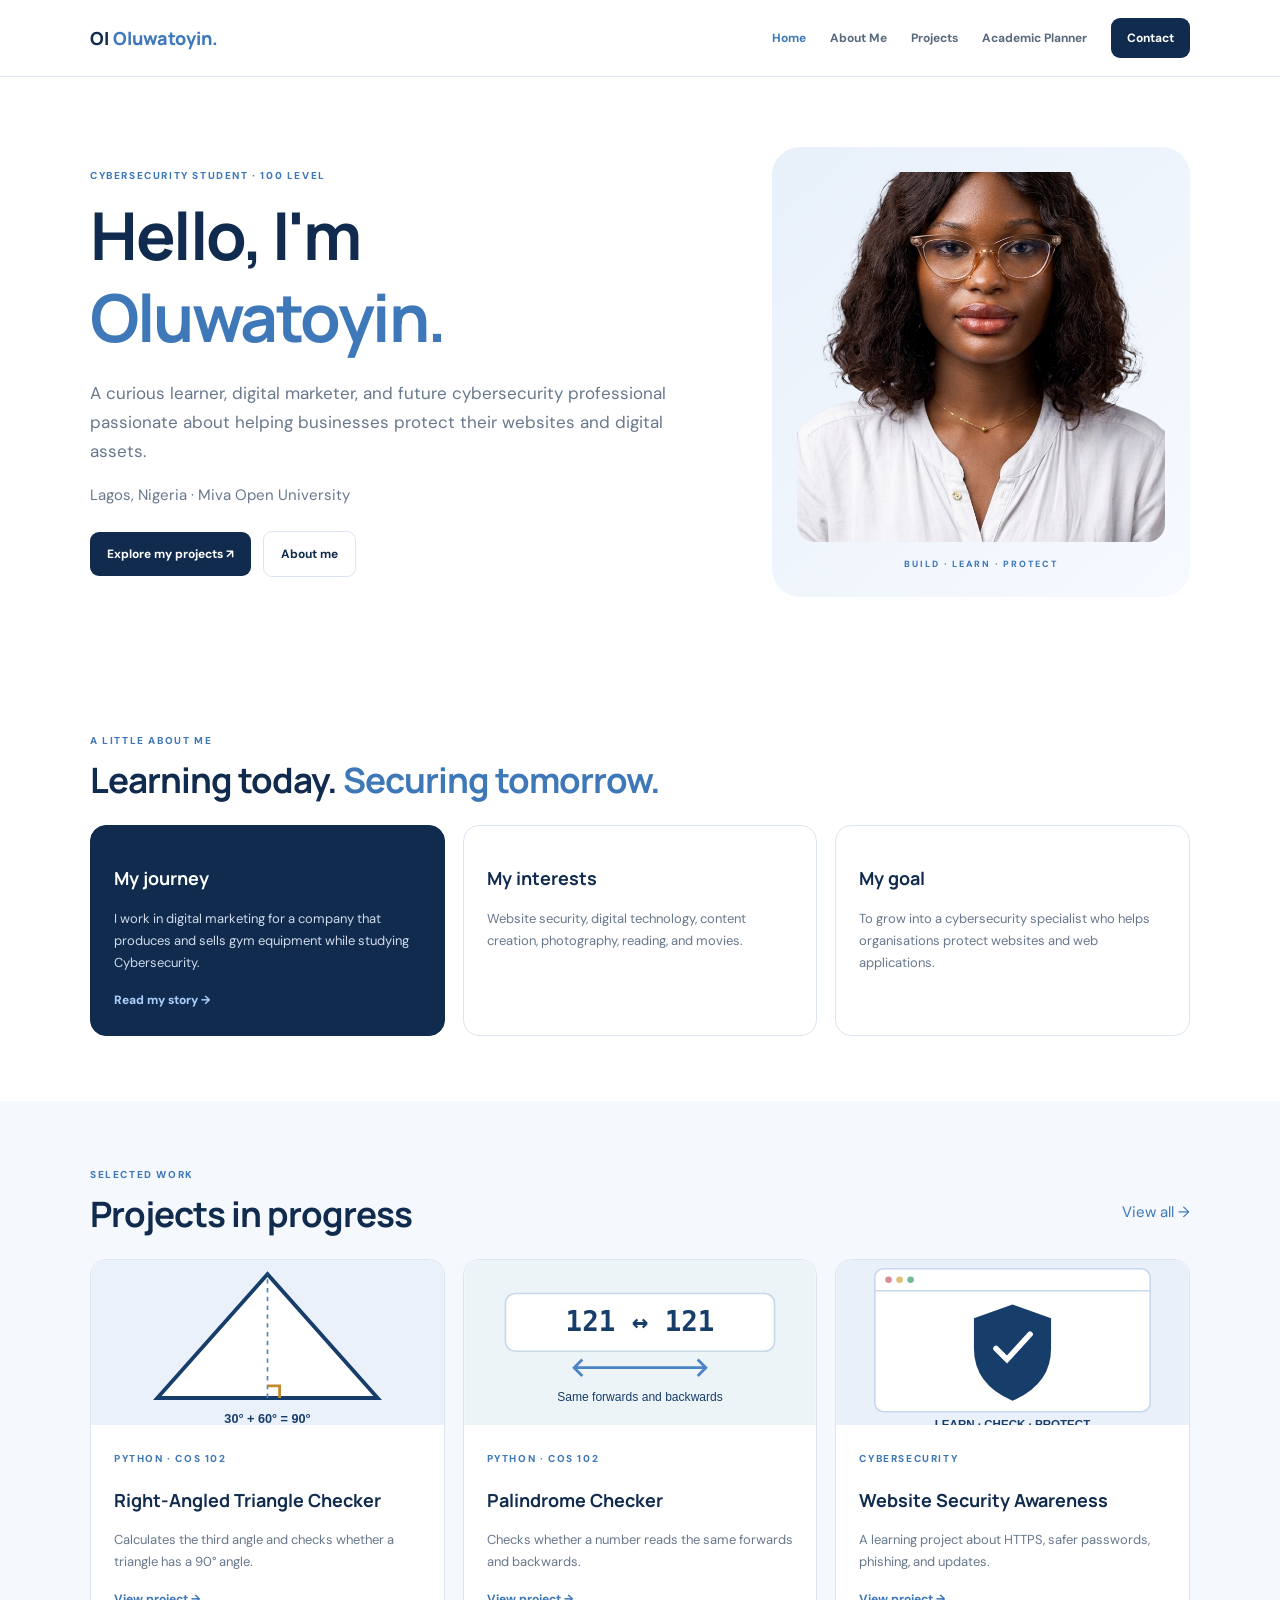
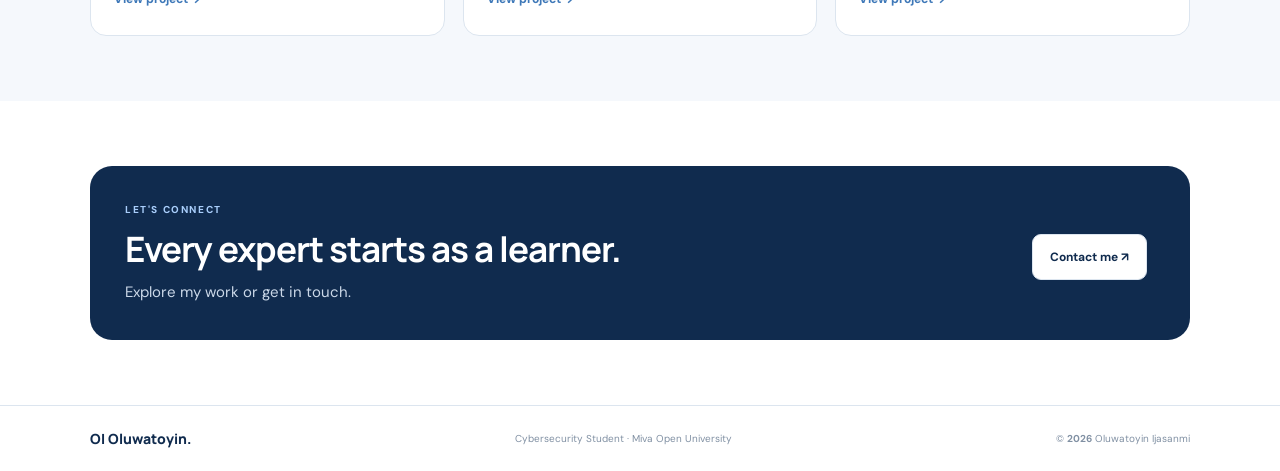
<file: index.html>
<!doctype html>
<html lang="en"><head><meta charset="utf-8"><meta name="viewport" content="width=device-width,initial-scale=1"><meta name="description" content="Oluwatoyin Ijasanmi's student portfolio"><title>Oluwatoyin Ijasanmi | Portfolio</title><link rel="stylesheet" href="css/style.css"><script src="js/site.js" defer></script></head>
<body><header><div class="nav container"><a class="brand" href="index.html">OI<span> Oluwatoyin.</span></a><button class="menu" aria-expanded="false" aria-controls="nav">☰</button><nav id="nav"><a href="index.html">Home</a><a href="about.html">About Me</a><a href="projects.html">Projects</a><a href="planner.html">Academic Planner</a><a class="navbutton" href="contact.html">Contact</a></nav></div></header>
<main><section class="hero container"><div><p class="eyebrow">CYBERSECURITY STUDENT · 100 LEVEL</p><h1>Hello, I'm <em>Oluwatoyin.</em></h1><p class="lead">A curious learner, digital marketer, and future cybersecurity professional passionate about helping businesses protect their websites and digital assets.</p><p class="muted">Lagos, Nigeria · Miva Open University</p><a class="button" href="projects.html">Explore my projects ↗</a> <a class="button light" href="about.html">About me</a></div><div class="profile"><img src="assets/oluwatoyin-photo.png" alt="Portrait of Oluwatoyin Ijasanmi"><span>BUILD · LEARN · PROTECT</span></div></section>
<section class="container section"><p class="eyebrow">A LITTLE ABOUT ME</p><h2>Learning today. <em>Securing tomorrow.</em></h2><div class="cards three"><article class="card dark"><h3>My journey</h3><p>I work in digital marketing for a company that produces and sells gym equipment while studying Cybersecurity.</p><a href="about.html">Read my story →</a></article><article class="card"><h3>My interests</h3><p>Website security, digital technology, content creation, photography, reading, and movies.</p></article><article class="card"><h3>My goal</h3><p>To grow into a cybersecurity specialist who helps organisations protect websites and web applications.</p></article></div></section>
<section class="soft"><div class="container section"><div class="sectiontop"><div><p class="eyebrow">SELECTED WORK</p><h2>Projects in progress</h2></div><a href="projects.html">View all →</a></div><div class="cards three"><article class="card"><img src="assets/triangle.svg" alt="Triangle angle illustration"><small>PYTHON · COS 102</small><h3>Right-Angled Triangle Checker</h3><p>Calculates the third angle and checks whether a triangle has a 90° angle.</p><a href="projects.html#triangle">View project →</a></article><article class="card"><img src="assets/palindrome.svg" alt="Number 121 illustration"><small>PYTHON · COS 102</small><h3>Palindrome Checker</h3><p>Checks whether a number reads the same forwards and backwards.</p><a href="projects.html#palindrome">View project →</a></article><article class="card"><img src="assets/security.svg" alt="Shield and browser illustration"><small>CYBERSECURITY</small><h3>Website Security Awareness</h3><p>A learning project about HTTPS, safer passwords, phishing, and updates.</p><a href="projects.html#security">View project →</a></article></div></div></section>
<section class="container callout"><div><p class="eyebrow">LET'S CONNECT</p><h2>Every expert starts as a learner.</h2><p>Explore my work or get in touch.</p></div><a class="button light" href="contact.html">Contact me ↗</a></section></main>
<footer><div class="container footer"><strong>OI Oluwatoyin.</strong><span>Cybersecurity Student · Miva Open University</span><span>© <b data-year>2026</b> Oluwatoyin Ijasanmi</span></div></footer></body></html>
</file>
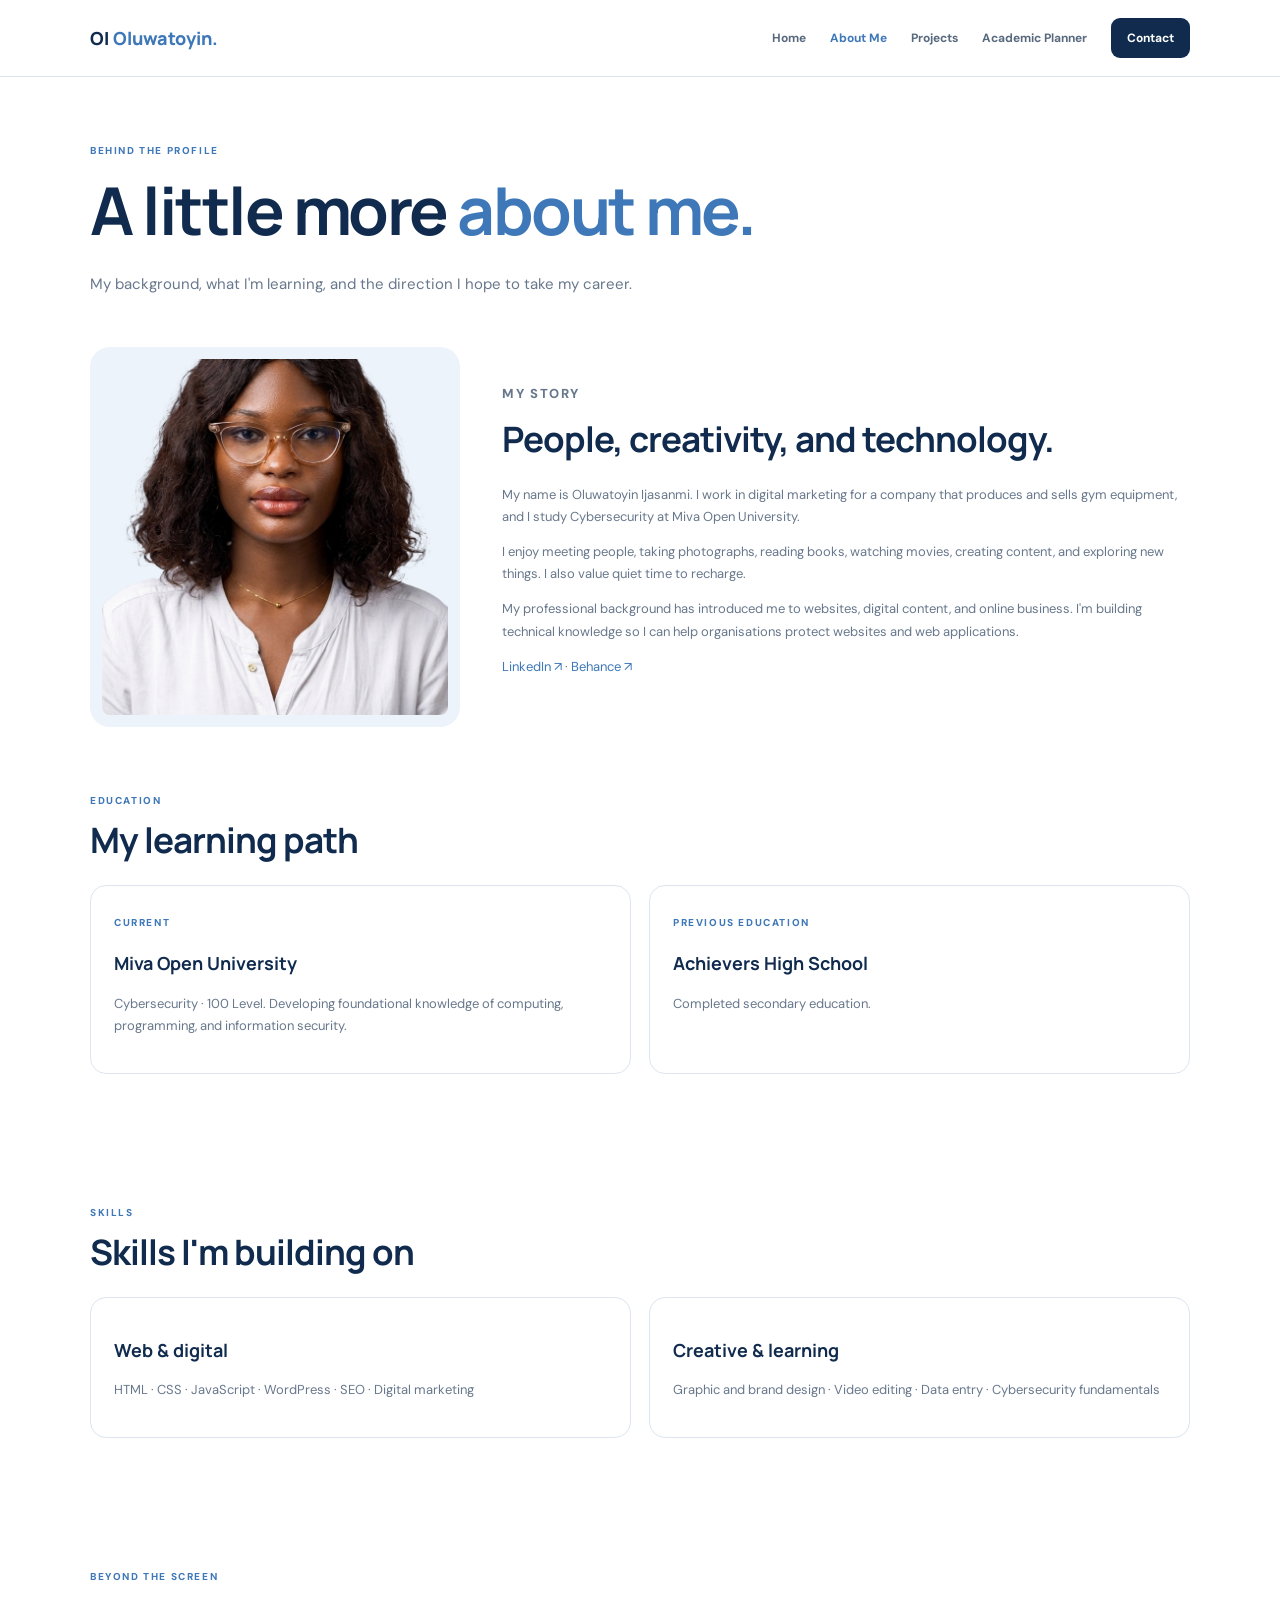
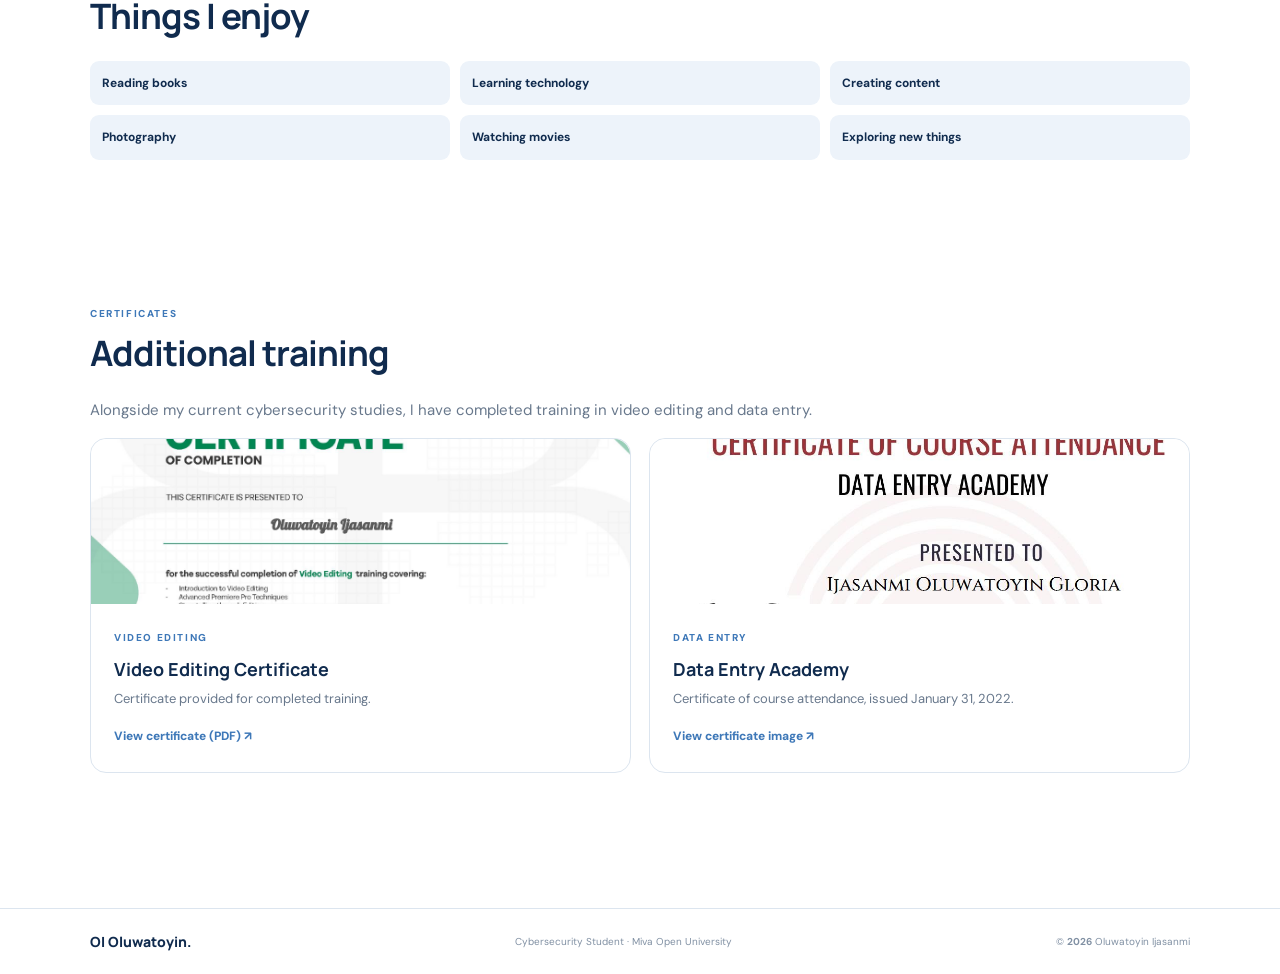
<file: about.html>
<!doctype html><html lang="en"><head><meta charset="utf-8"><meta name="viewport" content="width=device-width,initial-scale=1"><title>About Me | Oluwatoyin</title><link rel="stylesheet" href="css/style.css"><script src="js/site.js" defer></script></head><body><header><div class="nav container"><a class="brand" href="index.html">OI<span> Oluwatoyin.</span></a><button class="menu" aria-expanded="false" aria-controls="nav">☰</button><nav id="nav"><a href="index.html">Home</a><a href="about.html">About Me</a><a href="projects.html">Projects</a><a href="planner.html">Academic Planner</a><a class="navbutton" href="contact.html">Contact</a></nav></div></header><main class="container page"><section class="pagehero"><p class="eyebrow">BEHIND THE PROFILE</p><h1>A little more <em>about me.</em></h1><p>My background, what I'm learning, and the direction I hope to take my career.</p></section>
<section class="aboutgrid"><img class="aboutphoto" src="assets/oluwatoyin-photo.png" alt="Portrait of Oluwatoyin Ijasanmi"><div><p class="eyebrow">MY STORY</p><h2>People, creativity, and technology.</h2><p>My name is Oluwatoyin Ijasanmi. I work in digital marketing for a company that produces and sells gym equipment, and I study Cybersecurity at Miva Open University.</p><p>I enjoy meeting people, taking photographs, reading books, watching movies, creating content, and exploring new things. I also value quiet time to recharge.</p><p>My professional background has introduced me to websites, digital content, and online business. I'm building technical knowledge so I can help organisations protect websites and web applications.</p><p><a href="https://www.linkedin.com/in/tonardigital/" target="_blank" rel="noopener">LinkedIn ↗</a> · <a href="https://www.behance.net/oluwatoijasanm" target="_blank" rel="noopener">Behance ↗</a></p></div></section>
<section class="section"><p class="eyebrow">EDUCATION</p><h2>My learning path</h2><div class="cards two"><article class="card"><small>CURRENT</small><h3>Miva Open University</h3><p>Cybersecurity · 100 Level. Developing foundational knowledge of computing, programming, and information security.</p></article><article class="card"><small>PREVIOUS EDUCATION</small><h3>Achievers High School</h3><p>Completed secondary education.</p></article></div></section>
<section class="section"><p class="eyebrow">SKILLS</p><h2>Skills I'm building on</h2><div class="cards two"><article class="card"><h3>Web & digital</h3><p>HTML · CSS · JavaScript · WordPress · SEO · Digital marketing</p></article><article class="card"><h3>Creative & learning</h3><p>Graphic and brand design · Video editing · Data entry · Cybersecurity fundamentals</p></article></div></section>
<section class="section"><p class="eyebrow">BEYOND THE SCREEN</p><h2>Things I enjoy</h2><ul class="interest"><li>Reading books</li><li>Learning technology</li><li>Creating content</li><li>Photography</li><li>Watching movies</li><li>Exploring new things</li></ul></section>
<section class="section" id="certificates"><p class="eyebrow">CERTIFICATES</p><h2>Additional training</h2><p class="muted">Alongside my current cybersecurity studies, I have completed training in video editing and data entry.</p><div class="cards two"><article class="card certificate-card"><img src="assets/video-editing-certificate-preview.png" alt="Preview of video editing course certificate"><small>VIDEO EDITING</small><h3>Video Editing Certificate</h3><p>Certificate provided for completed training.</p><a href="assets/video-editing-certificate.pdf" target="_blank" rel="noopener">View certificate (PDF) ↗</a></article><article class="card certificate-card"><img src="assets/data-entry-certificate.jpeg" alt="Data Entry Academy certificate awarded to Oluwatoyin Ijasanmi"><small>DATA ENTRY</small><h3>Data Entry Academy</h3><p>Certificate of course attendance, issued January 31, 2022.</p><a href="assets/data-entry-certificate.jpeg" target="_blank" rel="noopener">View certificate image ↗</a></article></div></section>
</main><footer><div class="container footer"><strong>OI Oluwatoyin.</strong><span>Cybersecurity Student · Miva Open University</span><span>© <b data-year>2026</b> Oluwatoyin Ijasanmi</span></div></footer></body></html>
</file>
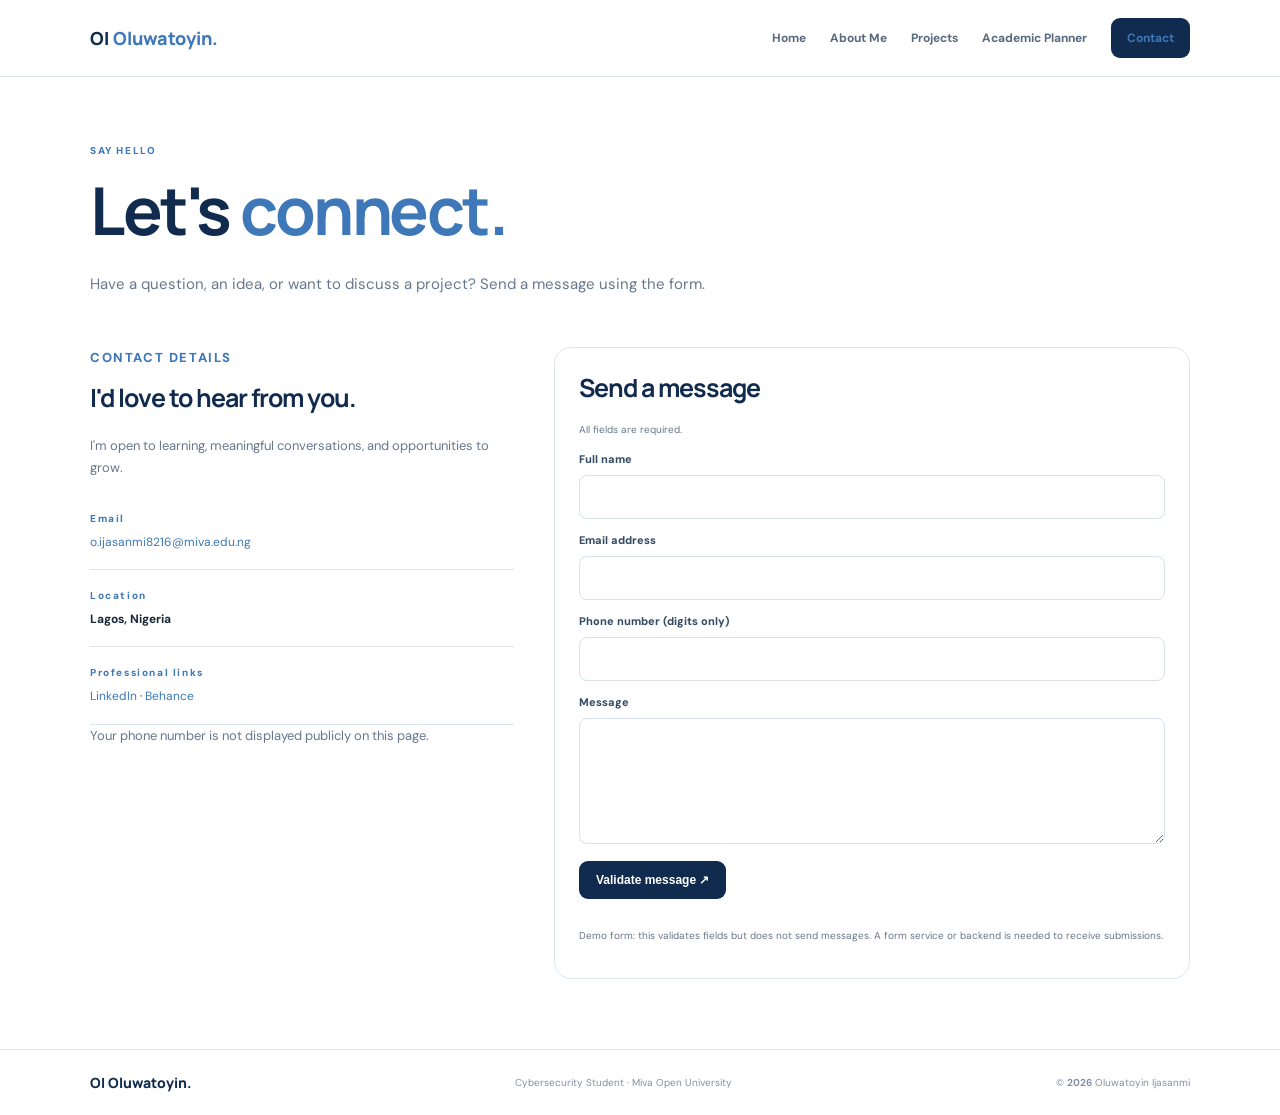
<file: contact.html>
<!doctype html><html lang="en"><head><meta charset="utf-8"><meta name="viewport" content="width=device-width,initial-scale=1"><title>Contact | Oluwatoyin</title><link rel="stylesheet" href="css/style.css"><script src="js/site.js" defer></script><script src="js/contact.js" defer></script></head><body><header><div class="nav container"><a class="brand" href="index.html">OI<span> Oluwatoyin.</span></a><button class="menu" aria-expanded="false" aria-controls="nav">☰</button><nav id="nav"><a href="index.html">Home</a><a href="about.html">About Me</a><a href="projects.html">Projects</a><a href="planner.html">Academic Planner</a><a class="navbutton" href="contact.html">Contact</a></nav></div></header><main class="container page"><section class="pagehero"><p class="eyebrow">SAY HELLO</p><h1>Let's <em>connect.</em></h1><p>Have a question, an idea, or want to discuss a project? Send a message using the form.</p></section><div class="contactgrid"><aside><p class="eyebrow">CONTACT DETAILS</p><h2>I'd love to hear from you.</h2><p class="muted">I'm open to learning, meaningful conversations, and opportunities to grow.</p><div class="contactdetail"><small>Email</small><a href="mailto:o.ijasanmi8216@miva.edu.ng">o.ijasanmi8216@miva.edu.ng</a></div><div class="contactdetail"><small>Location</small><b>Lagos, Nigeria</b></div><div class="contactdetail"><small>Professional links</small><a href="https://www.linkedin.com/in/tonardigital/" target="_blank" rel="noopener">LinkedIn</a> · <a href="https://www.behance.net/oluwatoijasanm" target="_blank" rel="noopener">Behance</a></div><p class="muted tiny">Your phone number is not displayed publicly on this page.</p></aside><section class="panel"><h2>Send a message</h2><p class="muted tiny">All fields are required.</p><form id="contact-form" novalidate><label for="name">Full name</label><input id="name" autocomplete="name" required><small class="error" id="name-error"></small><label for="email">Email address</label><input id="email" type="email" autocomplete="email" required><small class="error" id="email-error"></small><label for="phone">Phone number (digits only)</label><input id="phone" type="tel" inputmode="numeric" required><small class="error" id="phone-error"></small><label for="message">Message</label><textarea id="message" rows="5" required></textarea><small class="error" id="message-error"></small><button class="button" type="submit">Validate message ↗</button><p id="contact-feedback" class="feedback" role="status" aria-live="polite"></p><p class="muted tiny">Demo form: this validates fields but does not send messages. A form service or backend is needed to receive submissions.</p></form></section></div></main><footer><div class="container footer"><strong>OI Oluwatoyin.</strong><span>Cybersecurity Student · Miva Open University</span><span>© <b data-year>2026</b> Oluwatoyin Ijasanmi</span></div></footer></body></html>
</file>
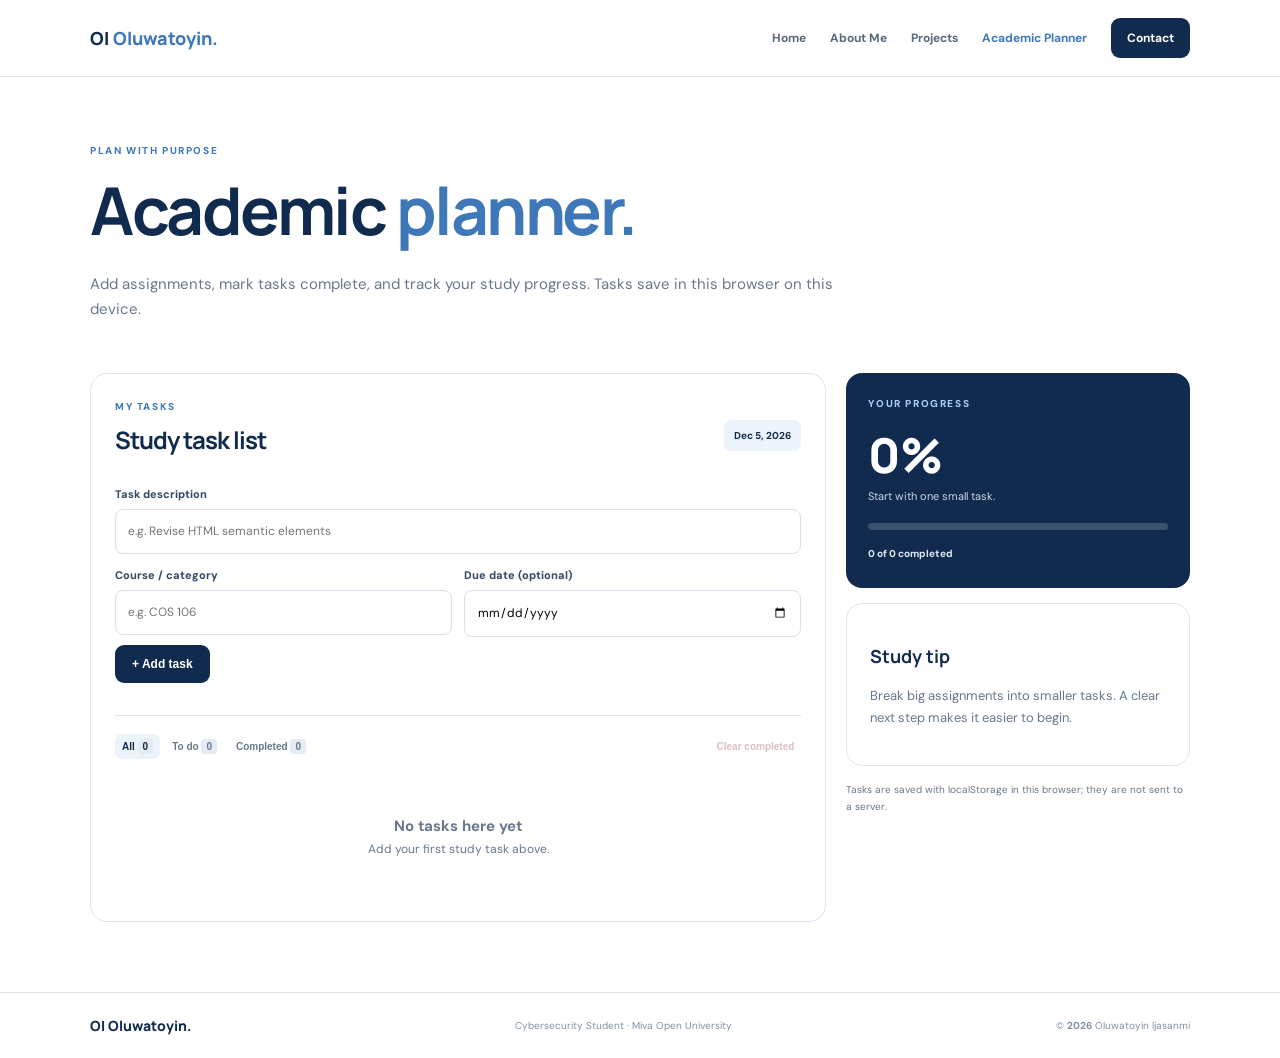
<file: planner.html>
<!doctype html><html lang="en"><head><meta charset="utf-8"><meta name="viewport" content="width=device-width,initial-scale=1"><title>Academic Planner | Oluwatoyin</title><link rel="stylesheet" href="css/style.css"><script src="js/site.js" defer></script><script src="js/planner.js" defer></script></head><body><header><div class="nav container"><a class="brand" href="index.html">OI<span> Oluwatoyin.</span></a><button class="menu" aria-expanded="false" aria-controls="nav">☰</button><nav id="nav"><a href="index.html">Home</a><a href="about.html">About Me</a><a href="projects.html">Projects</a><a href="planner.html">Academic Planner</a><a class="navbutton" href="contact.html">Contact</a></nav></div></header><main class="container page"><section class="pagehero"><p class="eyebrow">PLAN WITH PURPOSE</p><h1>Academic <em>planner.</em></h1><p>Add assignments, mark tasks complete, and track your study progress. Tasks save in this browser on this device.</p></section>
<div class="planner-layout"><section class="panel"><div class="rowbetween"><div><p class="eyebrow">MY TASKS</p><h2>Study task list</h2></div><span class="date" id="today">Today</span></div><form id="task-form"><label for="task">Task description</label><input id="task" maxlength="120" placeholder="e.g. Revise HTML semantic elements" required><div class="formrow"><div><label for="course">Course / category</label><input id="course" maxlength="50" placeholder="e.g. COS 106"></div><div><label for="due">Due date (optional)</label><input id="due" type="date"></div></div><button class="button" type="submit">+ Add task</button><p id="task-feedback" class="feedback" aria-live="polite"></p></form><div class="toolbar"><div class="filters"><button type="button" class="filter active" data-filter="all">All <b id="all-count">0</b></button><button type="button" class="filter" data-filter="active">To do <b id="active-count">0</b></button><button type="button" class="filter" data-filter="completed">Completed <b id="completed-count">0</b></button></div><button id="clear-completed" class="clear" type="button">Clear completed</button></div><ul id="task-list" class="tasklist"></ul><div id="empty" class="empty"><strong>No tasks here yet</strong><p>Add your first study task above.</p></div></section><aside class="side"><div class="progress"><p class="eyebrow">YOUR PROGRESS</p><strong><span id="percent">0</span>%</strong><p id="progress-caption">Start with one small task.</p><div class="track"><span id="bar"></span></div><small id="fraction">0 of 0 completed</small></div><div class="card"><h3>Study tip</h3><p>Break big assignments into smaller tasks. A clear next step makes it easier to begin.</p></div><p class="muted tiny">Tasks are saved with localStorage in this browser; they are not sent to a server.</p></aside></div></main><footer><div class="container footer"><strong>OI Oluwatoyin.</strong><span>Cybersecurity Student · Miva Open University</span><span>© <b data-year>2026</b> Oluwatoyin Ijasanmi</span></div></footer></body></html>
</file>
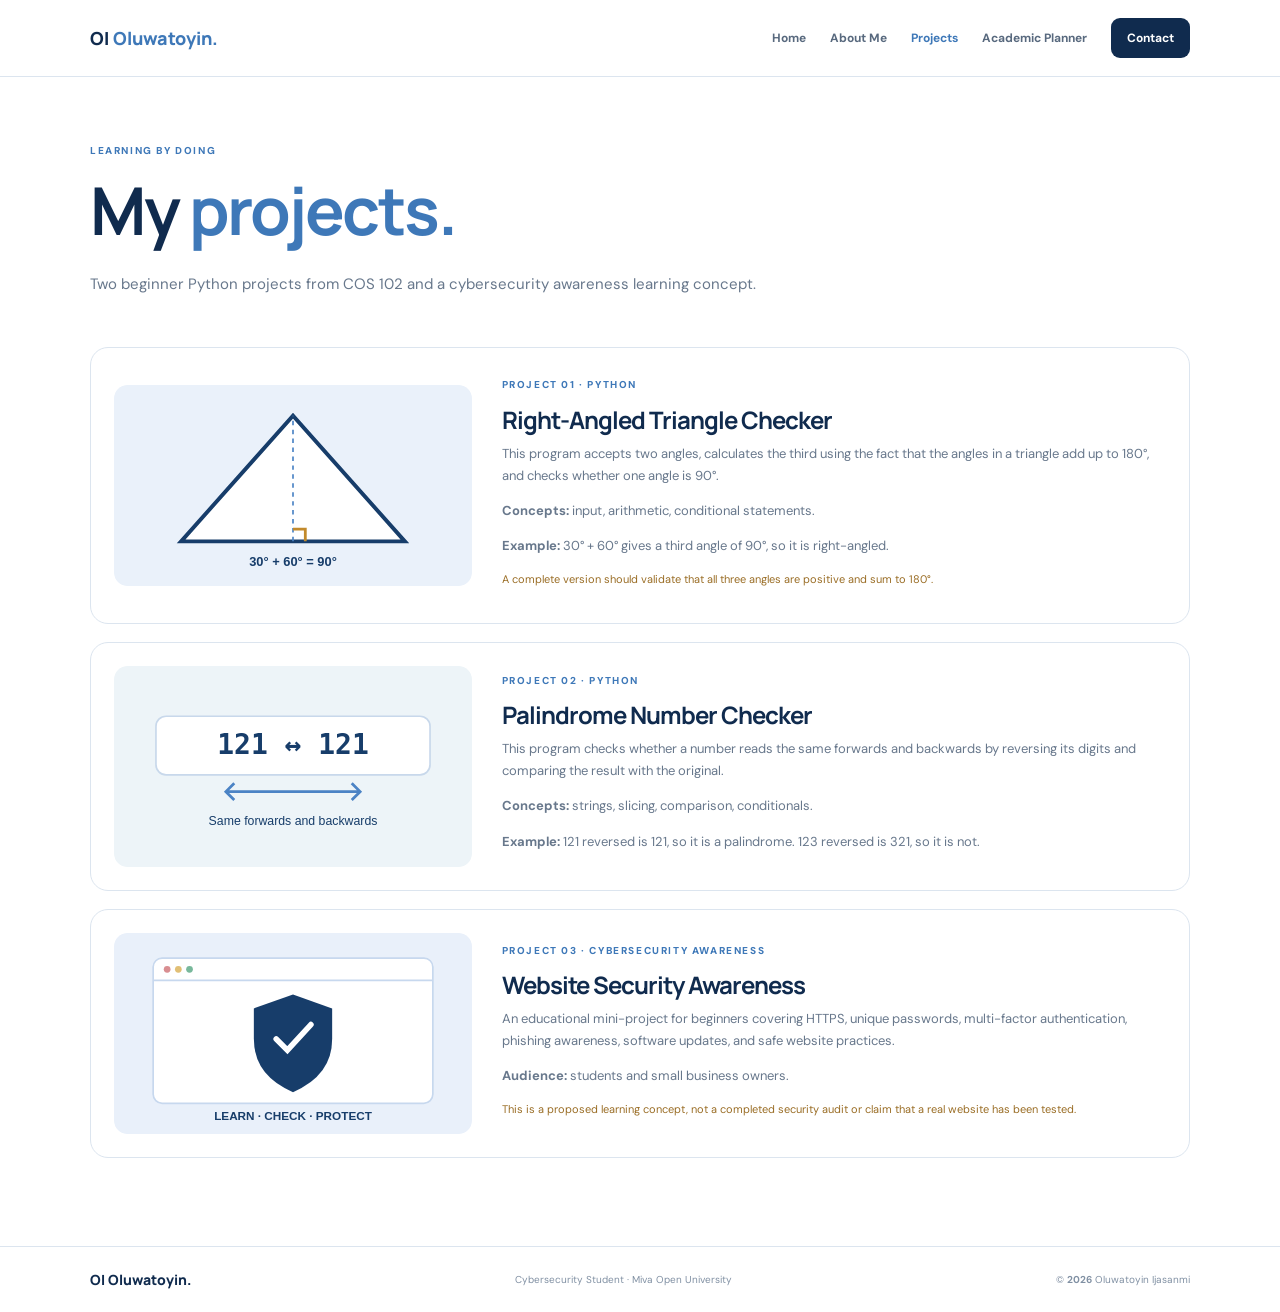
<file: projects.html>
<!doctype html><html lang="en"><head><meta charset="utf-8"><meta name="viewport" content="width=device-width,initial-scale=1"><title>Projects | Oluwatoyin</title><link rel="stylesheet" href="css/style.css"><script src="js/site.js" defer></script></head><body><header><div class="nav container"><a class="brand" href="index.html">OI<span> Oluwatoyin.</span></a><button class="menu" aria-expanded="false" aria-controls="nav">☰</button><nav id="nav"><a href="index.html">Home</a><a href="about.html">About Me</a><a href="projects.html">Projects</a><a href="planner.html">Academic Planner</a><a class="navbutton" href="contact.html">Contact</a></nav></div></header><main class="container page"><section class="pagehero"><p class="eyebrow">LEARNING BY DOING</p><h1>My <em>projects.</em></h1><p>Two beginner Python projects from COS 102 and a cybersecurity awareness learning concept.</p></section>
<article class="project" id="triangle"><img src="assets/triangle.svg" alt="Triangle angle illustration"><div><small>PROJECT 01 · PYTHON</small><h2>Right-Angled Triangle Checker</h2><p>This program accepts two angles, calculates the third using the fact that the angles in a triangle add up to 180°, and checks whether one angle is 90°.</p><p><b>Concepts:</b> input, arithmetic, conditional statements.</p><p><b>Example:</b> 30° + 60° gives a third angle of 90°, so it is right-angled.</p><p class="note">A complete version should validate that all three angles are positive and sum to 180°.</p></div></article>
<article class="project" id="palindrome"><img src="assets/palindrome.svg" alt="Palindrome number illustration"><div><small>PROJECT 02 · PYTHON</small><h2>Palindrome Number Checker</h2><p>This program checks whether a number reads the same forwards and backwards by reversing its digits and comparing the result with the original.</p><p><b>Concepts:</b> strings, slicing, comparison, conditionals.</p><p><b>Example:</b> 121 reversed is 121, so it is a palindrome. 123 reversed is 321, so it is not.</p></div></article>
<article class="project" id="security"><img src="assets/security.svg" alt="Shield and browser illustration"><div><small>PROJECT 03 · CYBERSECURITY AWARENESS</small><h2>Website Security Awareness</h2><p>An educational mini-project for beginners covering HTTPS, unique passwords, multi-factor authentication, phishing awareness, software updates, and safe website practices.</p><p><b>Audience:</b> students and small business owners.</p><p class="note">This is a proposed learning concept, not a completed security audit or claim that a real website has been tested.</p></div></article>
</main><footer><div class="container footer"><strong>OI Oluwatoyin.</strong><span>Cybersecurity Student · Miva Open University</span><span>© <b data-year>2026</b> Oluwatoyin Ijasanmi</span></div></footer></body></html>
</file>
<file: css/style.css>
@import url('https://fonts.googleapis.com/css2?family=DM+Sans:wght@400;500;600;700&family=Manrope:wght@500;600;700;800&display=swap');
:root{--navy:#102b4e;--blue:#3e78b8;--ink:#182638;--muted:#68788c;--pale:#edf3fa;--line:#dce5ef;--gold:#c28a2c}*{box-sizing:border-box}body{margin:0;color:var(--ink);font:15px/1.7 'DM Sans',Arial,sans-serif}a{color:var(--blue);text-decoration:none}a:hover{text-decoration:underline}img,video{display:block;max-width:100%}h1,h2,h3{font-family:Manrope,Arial,sans-serif;color:var(--navy);line-height:1.25}h1{font-size:clamp(40px,5.6vw,66px);letter-spacing:-2.5px;margin:8px 0 20px}h2{font-size:clamp(25px,3vw,35px);letter-spacing:-1px;margin:8px 0 22px}h3{font-size:18px}em{font-style:normal;color:var(--blue)}p{margin-top:0}.container{width:min(1100px,calc(100% - 40px));margin:auto}header{position:sticky;top:0;background:#ffffffed;backdrop-filter:blur(12px);border-bottom:1px solid var(--line);z-index:5}.nav{height:76px;display:flex;align-items:center;justify-content:space-between}.brand{font:800 18px Manrope,sans-serif;color:var(--navy)}.brand span{color:var(--blue)}nav{display:flex;align-items:center;gap:24px}nav a{font-size:12px;font-weight:700;color:#58697e}nav a.current{color:var(--blue)}nav .navbutton{padding:10px 16px;background:var(--navy);color:white;border-radius:9px}.menu{display:none;background:white;border:1px solid var(--line);border-radius:8px;padding:6px 10px;font-size:20px;color:var(--navy)}.hero{display:grid;grid-template-columns:1.2fr .8fr;gap:55px;align-items:center;padding-block:70px}.eyebrow,small{font-size:10px;letter-spacing:1.6px;font-weight:800;color:var(--blue)}.lead{font-size:17px;color:var(--muted);max-width:620px}.muted{color:var(--muted)}.button{display:inline-block;background:var(--navy);color:white;border:0;border-radius:9px;padding:12px 17px;font-size:12px;font-weight:700;cursor:pointer;margin:8px 8px 0 0}.button:hover{background:var(--blue);text-decoration:none}.button.light{background:white;color:var(--navy);border:1px solid var(--line)}.profile{background:linear-gradient(140deg,#e8f0fa,#f7faff);border-radius:28px;padding:25px;text-align:center}.profile img{width:100%;max-height:370px;object-fit:cover;border-radius:18px}.profile span{display:block;font-size:9px;letter-spacing:2px;font-weight:800;color:var(--blue);padding-top:15px}.section{padding-block:65px}.cards{display:grid;gap:18px}.three{grid-template-columns:repeat(3,1fr)}.two{grid-template-columns:repeat(2,1fr)}.card{border:1px solid var(--line);border-radius:16px;padding:23px;background:white}.card img{width:calc(100% + 46px);max-width:none;margin:-23px -23px 20px;height:165px;object-fit:cover;border-radius:16px 16px 0 0}.card p{font-size:13px;color:var(--muted)}.card a{font-size:12px;font-weight:800}.card.dark{background:var(--navy);color:white;border-color:var(--navy)}.card.dark h3{color:white}.card.dark p{color:#d0dbea}.card.dark a{color:#a9cefb}.soft{background:#f5f8fc}.sectiontop{display:flex;align-items:center;justify-content:space-between;gap:20px}.callout{margin-block:65px;background:var(--navy);color:white;border-radius:22px;padding:35px;display:flex;align-items:center;justify-content:space-between;gap:20px}.callout h2{color:white;margin-bottom:8px}.callout p:not(.eyebrow){color:#cbd8e8;margin:0}.callout .eyebrow{color:#a9cefb}footer{border-top:1px solid var(--line);padding:23px 0}.footer{display:flex;align-items:center;justify-content:space-between;gap:15px;font-size:10px;color:#8090a3}.footer strong{font:800 14px Manrope;color:var(--navy)}.page{padding-bottom:70px}.pagehero{padding:65px 0 35px;max-width:760px}.pagehero p:last-child{color:var(--muted)}.aboutgrid{display:grid;grid-template-columns:.7fr 1.3fr;gap:42px;align-items:center}.aboutphoto{width:100%;max-height:380px;object-fit:cover;background:var(--pale);border-radius:20px;padding:12px}.aboutgrid p{font-size:13px;color:var(--muted)}.interest{list-style:none;padding:0;display:grid;grid-template-columns:repeat(3,1fr);gap:10px}.interest li{background:var(--pale);padding:12px;border-radius:9px;font-size:12px;font-weight:700;color:var(--navy)}.media{display:grid;grid-template-columns:.8fr 1.2fr;gap:30px;align-items:center;border-top:1px solid var(--line)}video{width:100%;border-radius:14px;background:var(--navy)}.project{display:grid;grid-template-columns:.7fr 1.3fr;gap:30px;align-items:center;border:1px solid var(--line);border-radius:18px;padding:23px;margin-bottom:18px;scroll-margin-top:100px}.project img{width:100%;border-radius:12px}.project h2{font-size:24px;margin:8px 0}.project p{font-size:13px;color:var(--muted)}.note{color:#9a6d25!important;font-size:11px!important}.codebox{background:#10243b;border-radius:12px;overflow:hidden;margin:15px 0}.codehead{display:flex;justify-content:space-between;align-items:center;padding:10px 15px;background:#193452;color:white;font-size:11px}.codehead button{background:transparent;border:1px solid #70839a;color:white;border-radius:6px;padding:5px 9px;cursor:pointer}.codebox pre{overflow:auto;padding:18px;color:#dbe7f5;font-size:12px;line-height:1.7}.planner-layout{display:grid;grid-template-columns:1.5fr .7fr;gap:20px;align-items:start}.panel{border:1px solid var(--line);border-radius:17px;padding:24px;background:white}.rowbetween,.toolbar{display:flex;justify-content:space-between;align-items:center;gap:12px}.rowbetween h2,.panel h2{font-size:24px;margin:0 0 18px}.date{background:var(--pale);padding:7px 10px;border-radius:7px;font-size:10px;font-weight:700;color:var(--navy)}label{display:block;font-size:11px;font-weight:800;color:#344b64;margin:12px 0 6px}input,textarea{font:inherit;width:100%;border:1px solid #d7e1ec;border-radius:8px;padding:11px 12px;font-size:12px}input:focus,textarea:focus{outline:2px solid #b8d4f4;border-color:var(--blue)}.formrow{display:grid;grid-template-columns:1fr 1fr;gap:12px}.feedback{font-size:11px;color:var(--muted);min-height:17px}.toolbar{border-top:1px solid var(--line);padding-top:18px;margin-top:15px}.filters{display:flex;gap:5px;flex-wrap:wrap}.filter,.clear{border:0;background:transparent;border-radius:7px;padding:7px;font-size:10px;color:var(--muted);font-weight:700;cursor:pointer}.filter.active{background:var(--pale);color:var(--navy)}.filter b{background:#e3ebf5;padding:2px 5px;border-radius:4px}.clear{color:#a25c65}.clear:disabled{opacity:.4}.tasklist{list-style:none;padding:0;display:grid;gap:8px}.taskitem{display:flex;align-items:flex-start;gap:10px;border:1px solid var(--line);border-radius:10px;padding:12px}.taskitem input{width:17px;margin-top:4px;accent-color:var(--blue)}.taskbody{flex:1;min-width:0}.taskbody strong{display:block;font-size:12px;color:var(--navy);overflow-wrap:anywhere}.taskbody small{font-size:9px;letter-spacing:0;color:var(--muted)}.taskitem.done .taskbody strong{text-decoration:line-through;color:#8b98a8}.delete{border:0;background:transparent;color:#a25c65;font-size:10px;cursor:pointer}.empty{text-align:center;padding:25px;color:var(--muted)}.empty p{font-size:12px}.empty[hidden]{display:none}.side{display:grid;gap:15px}.progress{background:var(--navy);color:white;padding:22px;border-radius:16px}.progress .eyebrow{color:#a9cefb}.progress strong{font:800 48px Manrope}.progress p:not(.eyebrow){font-size:11px;color:#cbd8e8}.track{height:7px;background:#38516d;border-radius:8px;margin:18px 0 10px;overflow:hidden}.track span{display:block;height:100%;width:0;background:#a9cefb}.progress small{color:#dce7f4;letter-spacing:0}.tiny{font-size:10px;line-height:1.7}.contactgrid{display:grid;grid-template-columns:.8fr 1.2fr;gap:40px;align-items:start}.contactgrid h2{font-size:25px}.contactdetail{padding:17px 0;border-bottom:1px solid var(--line);font-size:12px}.contactdetail small{display:block;margin-bottom:5px}.contactgrid aside>p{font-size:13px}.error{display:block;color:#b23b48;font-size:10px}.success{color:#237a51}.failure{color:#b23b48}input[aria-invalid=true],textarea[aria-invalid=true]{border-color:#b23b48}
@media(max-width:760px){.container{width:calc(100% - 32px)}.menu{display:block}nav{display:none;position:absolute;top:75px;left:0;right:0;background:white;padding:14px 22px 22px;flex-direction:column;align-items:stretch;gap:0;border-bottom:1px solid var(--line)}nav.open{display:flex}nav a{padding:10px}.hero,.aboutgrid,.media,.project,.contactgrid{grid-template-columns:1fr}.hero{padding-block:45px;gap:30px}.profile{max-width:400px;margin:auto}.three,.two{grid-template-columns:1fr}.section{padding-block:45px}.callout{margin-block:40px;align-items:flex-start;flex-direction:column}.footer{flex-direction:column;align-items:flex-start}.pagehero{padding-top:45px}.interest{grid-template-columns:repeat(2,1fr)}.project{gap:18px}.project img{max-height:220px;object-fit:cover}.planner-layout{grid-template-columns:1fr}.formrow{grid-template-columns:1fr}.sectiontop{align-items:flex-start;flex-direction:column}.contactgrid{gap:20px}}@media(prefers-reduced-motion:reduce){html{scroll-behavior:auto}*{transition:none!important}}\n.certificate-card img{width:100%;height:190px;object-fit:contain;background:#f7f9fc;border-radius:10px;padding:8px;margin:0 0 18px}.certificate-card h3{margin:8px 0}\n
</file>
